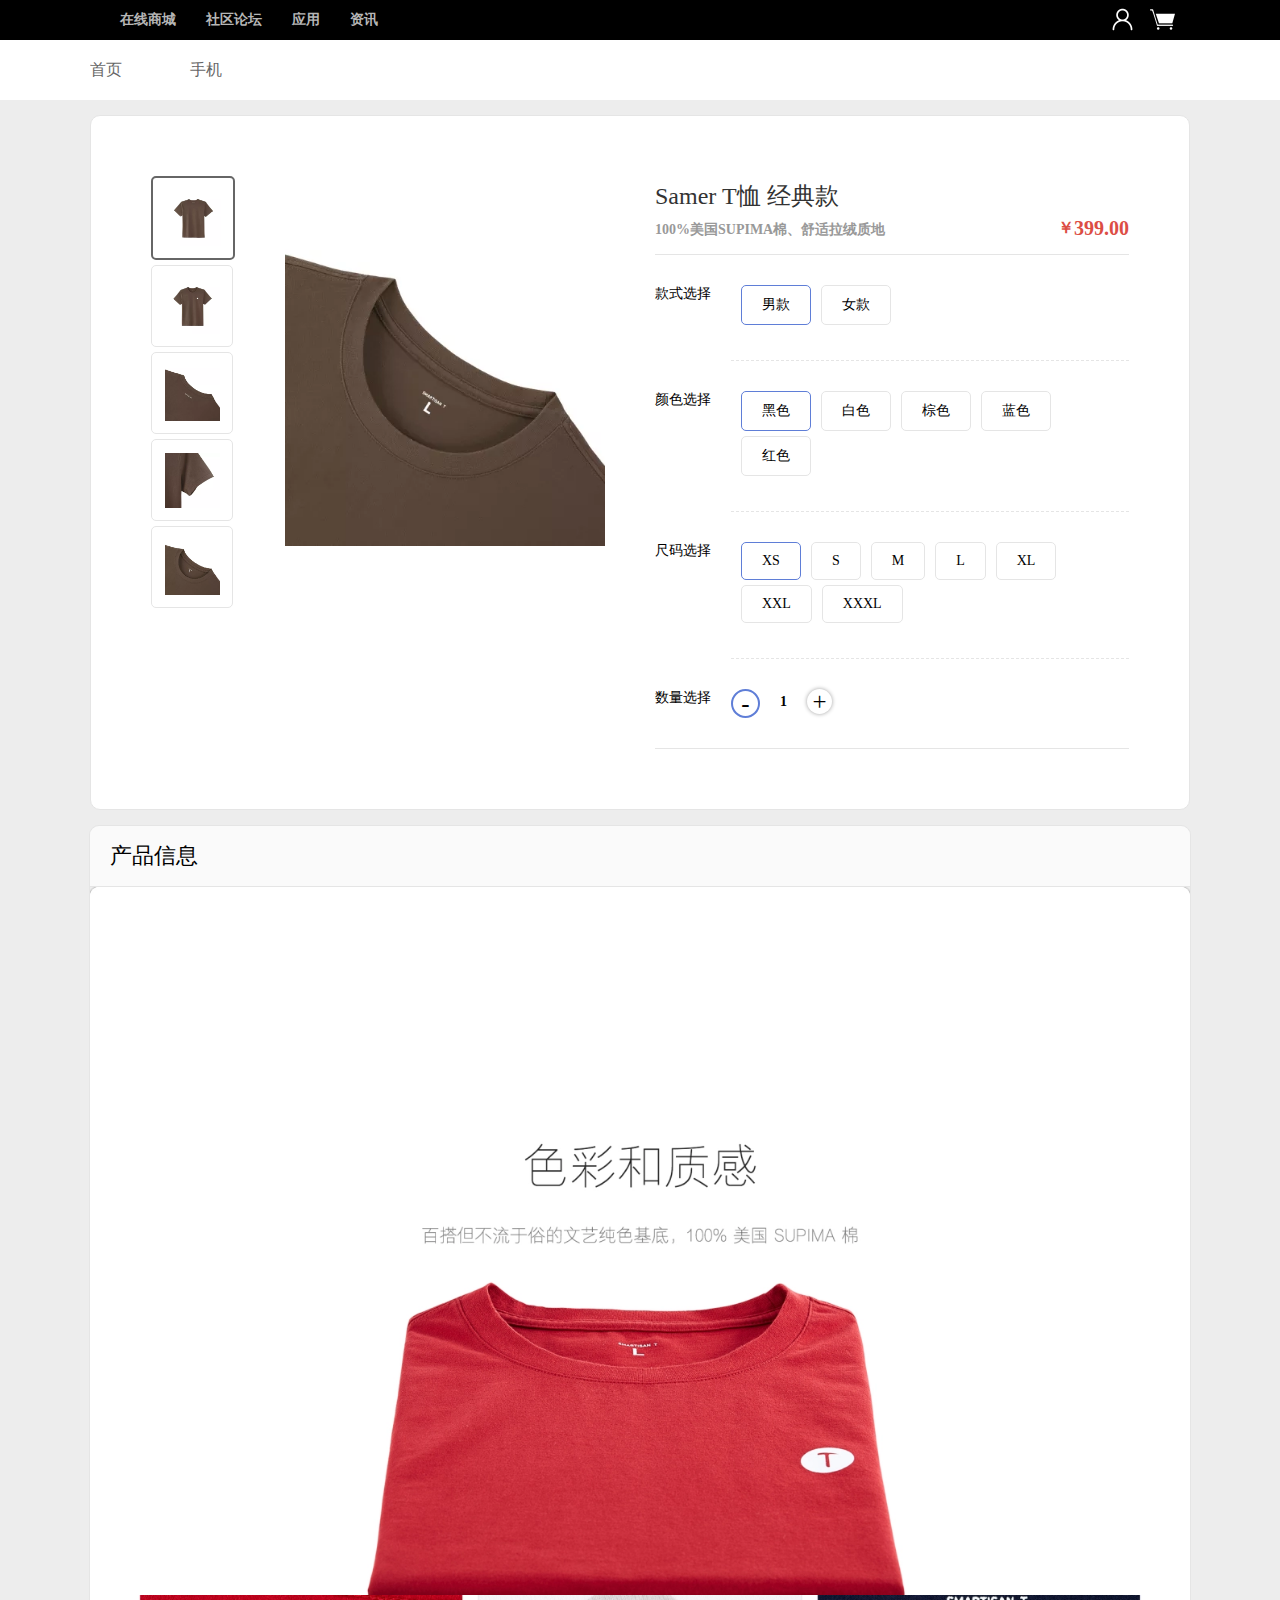
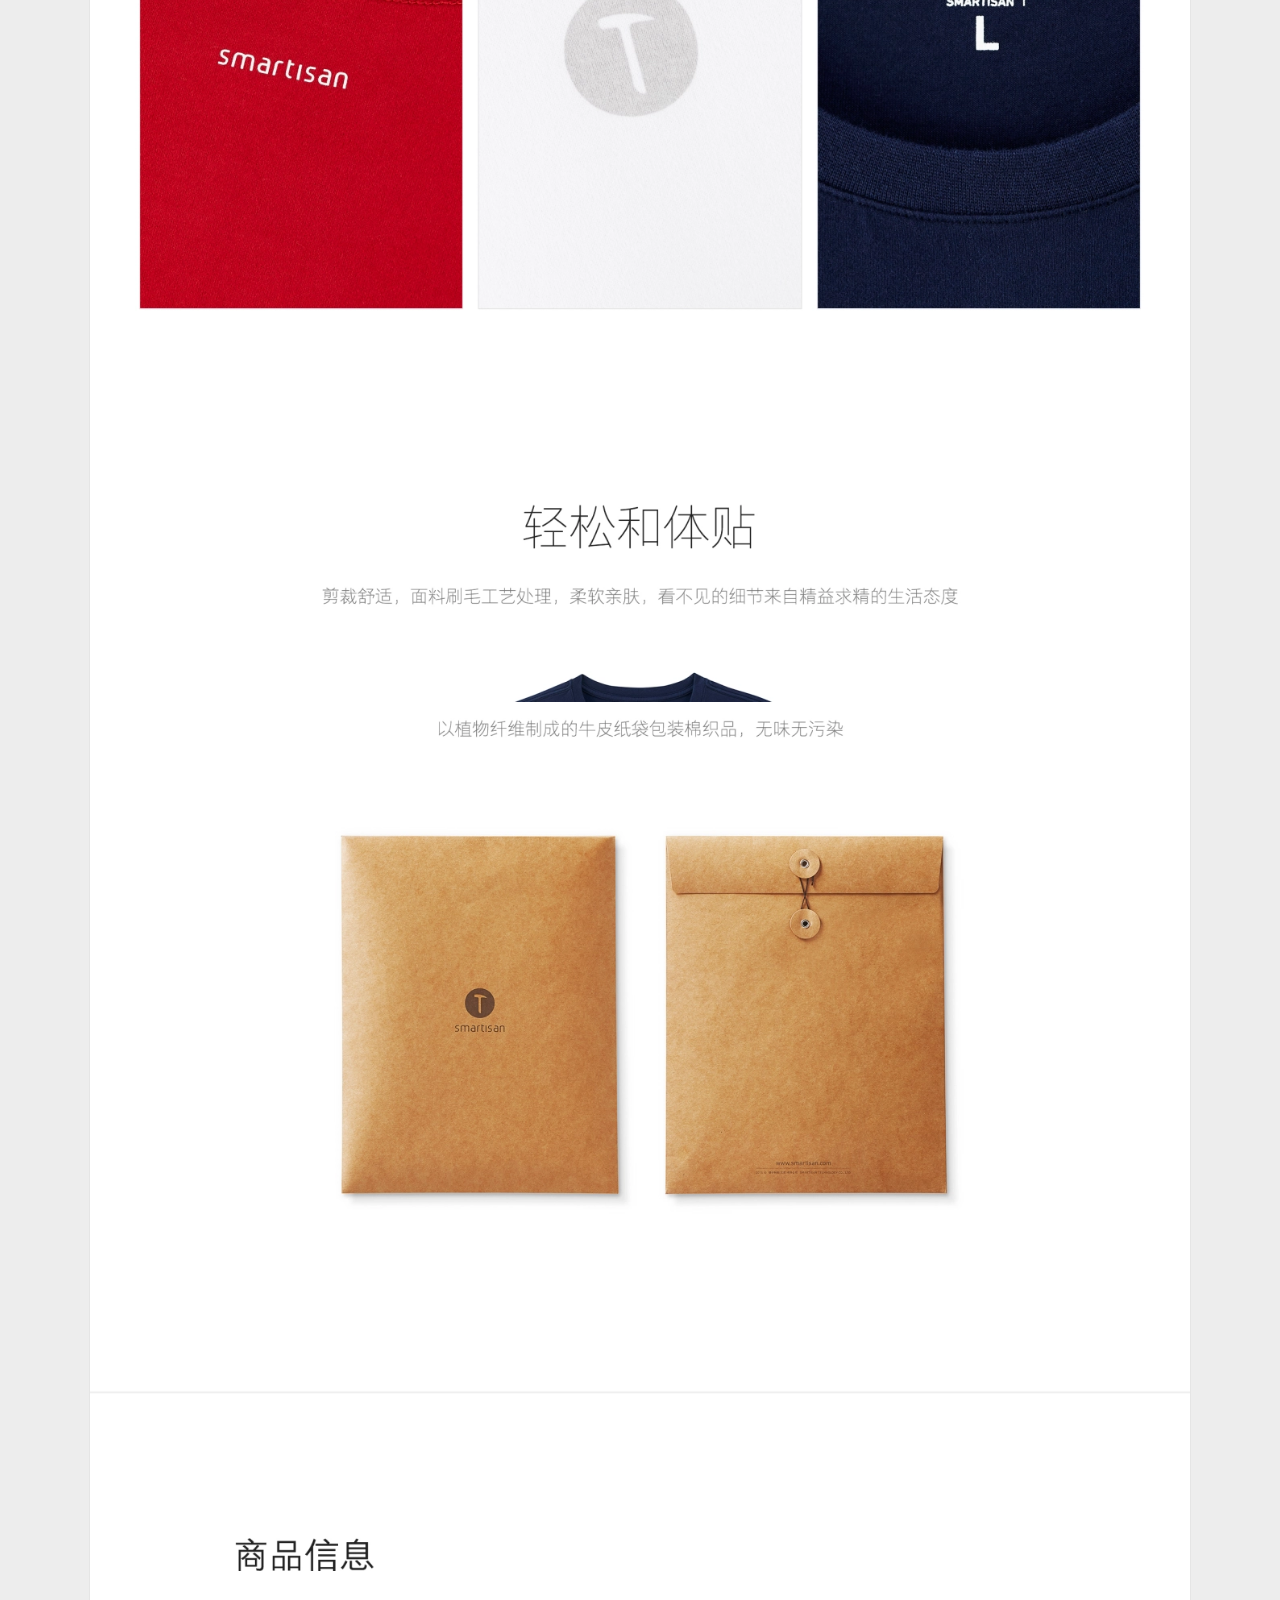
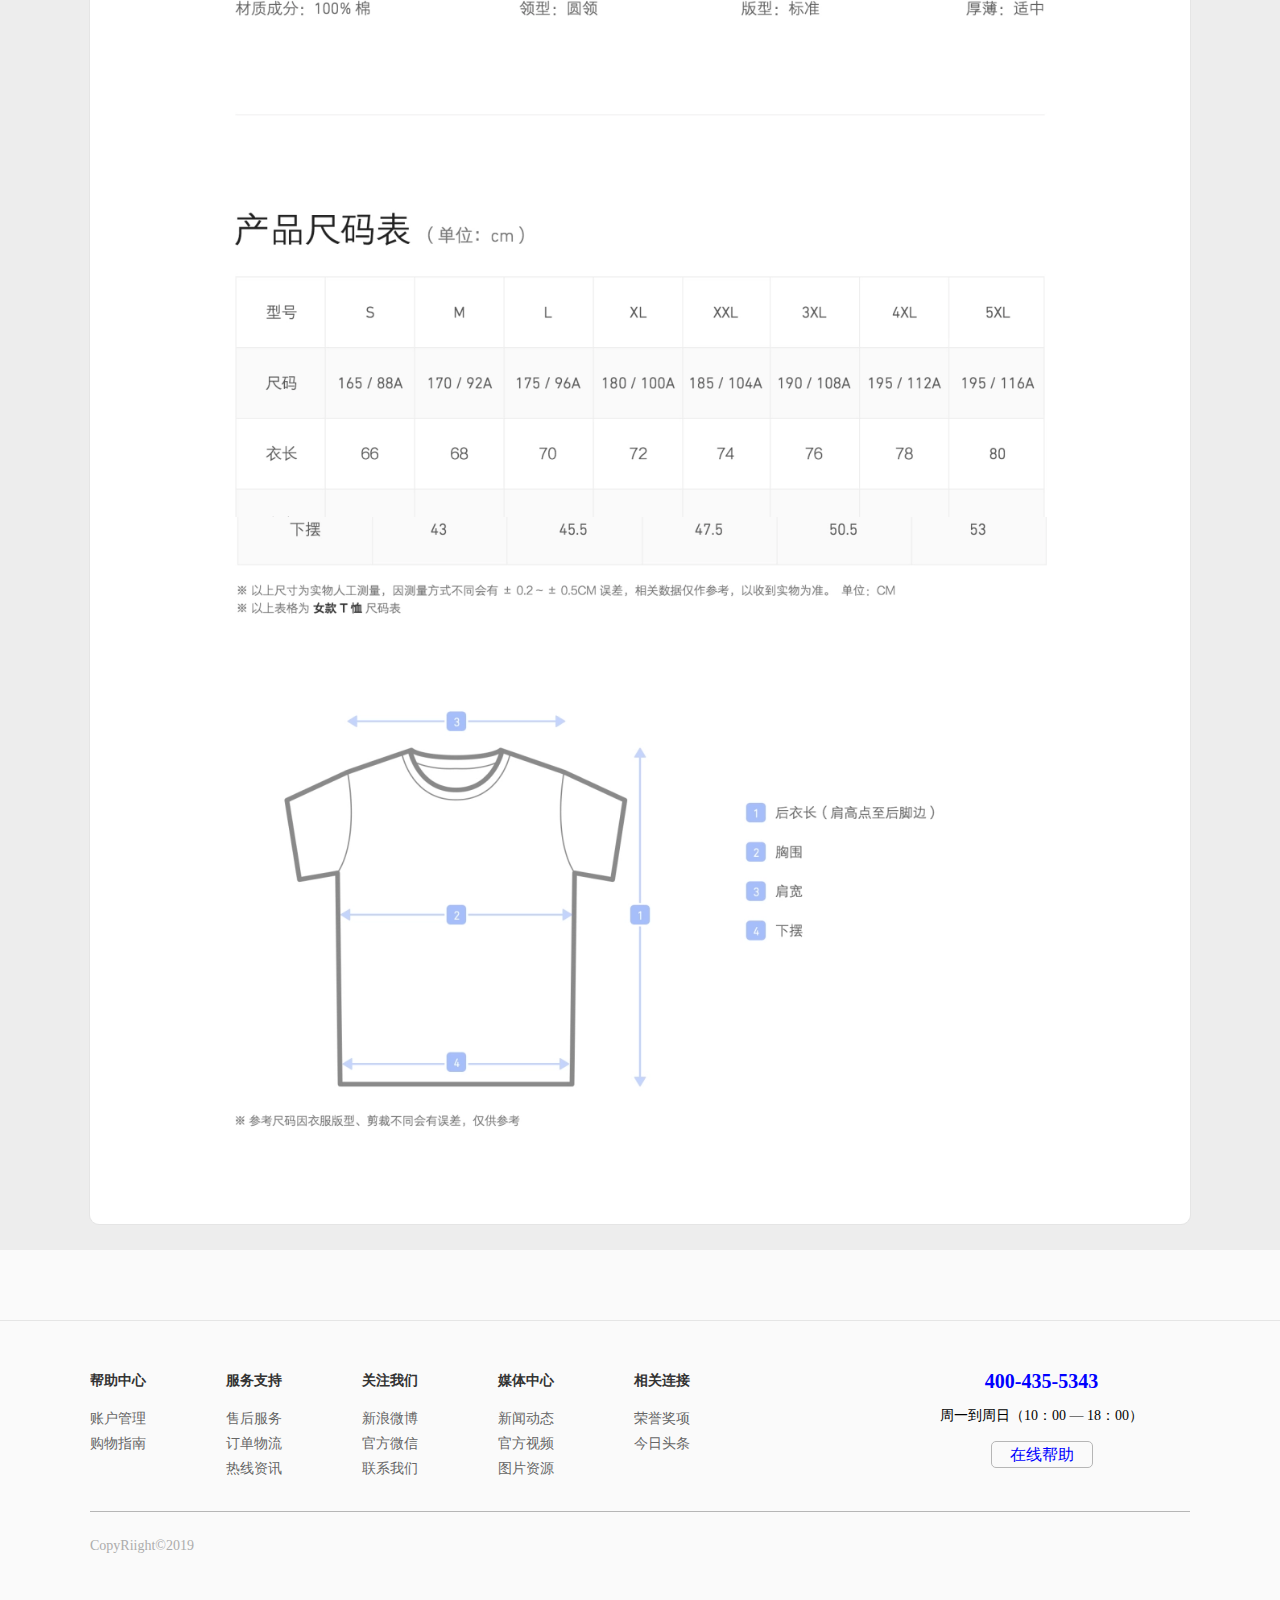
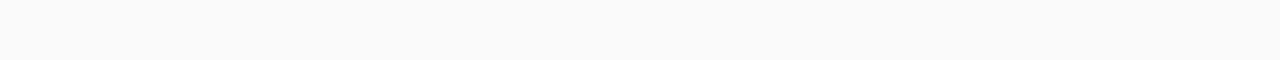
<file: Linux/detail.html>
<!DOCTYPE html>
<html>
	<head>
		<meta charset="UTF-8">
		<title></title>
		<link rel="stylesheet" href="css/public.css" />
		<link rel="stylesheet" href="css/program.css" />
		<link rel="stylesheet" href="css/details.css" />
		
	</head>
	<body>
		<header>
			<div class="layout clear">
				<ul class="h-l" >
					<li><a href="index.html">在线商城</a></li>
					<li><a href="#">社区论坛</a></li>
					<li><a href="#">应用</a></li>
					<li><a href="#">资讯</a></li>
				</ul>
				<div class="h-r ">
					<a href="login.html"><img src="images/person.png" id="person" /></a>
					<a href="shopCart.html"><img src="images/shopcart.png" id="shop" /></a>
				</div>
			</div>
		</header>
		<section class="Nav">
		<nav class="clear"> 
			<div class="layout clear">
				<ul id="one">
					<li><a href="index.html">首页</a></li>
					<li class="phone"><a href="#">手机</a></li>
				</ul>
				<!--<div class="search"> 
					<form >						
						<input type="button" value="" class="sou"/>
						<input type="search"  class="content" placeholder="请输入搜索的商品"/>
					</form>
				</div>
			</div>-->
		</nav>
		
		<section class="nav">
			<div class="layout second">
				<ul class="mobile">
					<li >
						<a href="#" class="two">我是二级 ></a>
							<ul class="third leve">
								<li><a href="#">我是三级</a></li>
								<li><a href="#">我是三级</a></li>
								<li><a href="#">我是三级</a></li>
								<li><a href="#">我是三级</a></li>
							</ul>
					</li>
					<li><a href="#">我是二级 </a></li>
					<li><a href="#">我是二级 </a></li>
					<li><a href="#">我是二级 </a></li>
				</ul>
			</div>
		</section>
		</section>
		<section class=" type layout">
			<div class="content clear">
					<ul class="list">
						<li class="on"><img src="images/1.webp"/></li>
						<li><img src="images/2.webp"/></li>
						<li><img src="images/3.webp"/></li>
						<li><img src="images/4.webp"/></li>
						<li><img src="images/5.webp"/></li>
					</ul>
					<div class="display ">
						<p><img src="images/1.webp"/></p>
						<p><img src="images/2.webp"/></p>
						<p><img src="images/3.webp"/></p>
						<p><img src="images/4.webp"/></p>
						<p><img src="images/5.webp"/></p>
					</div>
			
			</div>
			
			<article >
				<div class="title clear">
					<h3>Samer T恤 经典款</h3>
					<h4 class="clear">
						<p>100%美国SUPIMA棉、舒适拉绒质地</p>
						<span class="money">
							<s>￥</s>
							<i class="price">399.00</i>
						</span>
					</h4>
				</div>
				
				<div class="style">
					<span>款式选择</span>
					<ul>
						<li class="active">男款</li>
						<li>女款</li>
					</ul>
				</div>
				
				<div class="color">
					<span>颜色选择</span>
					<ul>
						<li class="selected">黑色</li>
						<li>白色</li>
						<li>棕色</li>
						<li>蓝色</li>
						<li>红色</li>
					</ul>
				</div>
				
				<div class="size">
					<span>尺码选择</span>
					<ul>
						<li class="selected">XS</li>
						<li>S</li>
						<li>M</li>
						<li>L</li>
						<li>XL</li>
						<li>XXL</li>
						<li>XXXL</li>
					</ul>
				</div>
				
				<div class="number">
					<span class="">数量选择</span>
					<aside >
						<span class="reduce active">-</span>
						<span class="num">1</span>
						<span class="add">+</span>
					</aside>
				</div>
			</article>
			
		</section>
		
		<section class="product-info layout">
			<h3>产品信息</h3>
			<img src="images/detail1.webp" />
			<img src="images/detail2.webp" />
			<img src="images/detail3.webp" />
			<img src="images/detail4.webp" />
			<img src="images/detail5.webp" />
		</section>
		
		<footer>
			<section class="fix-bar">
				<!--<div class="fixbar layout">-->
					<!--<h4>您已选择了</h4>
					<div class="things">
						<span>Samer T恤 经典款*1</span>
						<p>男款|T恤|S</p>
					</div>
					<div class="freight">
						<p>运费</p>
						<i>￥</i>
						<s>0.00</s>
					</div>
					
					<div class="addCart">
						<div class="qian">
							<i>￥</i>
							<s>399.00</s>
						</div>
						<div class="buy">加入购物车</div>
					</div>-->
				<!--</div>-->
			</section>
		<div class="layout footer clear">
				<div class="f-l">
					<dl>
						<dt>帮助中心</dt>
						<dd><a href="#">账户管理</a></dd>
						<dd><a href="#">购物指南</a></dd>
					</dl>
					<dl>
						<dt>服务支持</dt>
						<dd><a href="#">售后服务</a></dd>
						<dd><a href="#">订单物流</a></dd>
						<dd><a href="#">热线资讯</a></dd>
					</dl>
					<dl>
						<dt>关注我们</dt>
						<dd><a href="#">新浪微博</a></dd>
						<dd><a href="#">官方微信</a></dd>
						<dd><a href="#">联系我们</a></dd>
					</dl>
					<dl>
						<dt>媒体中心</dt>
						<dd><a href="#">新闻动态</a></dd>
						<dd><a href="#">官方视频</a></dd>
						<dd><a href="#">图片资源</a></dd>
					</dl>
					<dl>
						<dt>相关连接</dt>
						<dd><a href="#">荣誉奖项</a></dd>
						<dd><a href="#">今日头条</a></dd>
					</dl>
				</div>
				<div class="tel ">
					<p>400-435-5343</p>
					<span>周一到周日（10：00 — 18：00）</span>
					<a href="#" class="help">在线帮助</a>
					
				</div>
		</div>
		</footer>
		<section class="end">
			<div class="copy clear layout">
				<p>CopyRiight&copy;2019</p>
			</div>
		</section>
	</body>
	<script src="libs/jquery.js"></script>
	<script src="js/ajax.2.0.js"></script>
	<script src="js/cookie.js"></script>
	<script src="js/detail.js"></script>
</html>
</file>
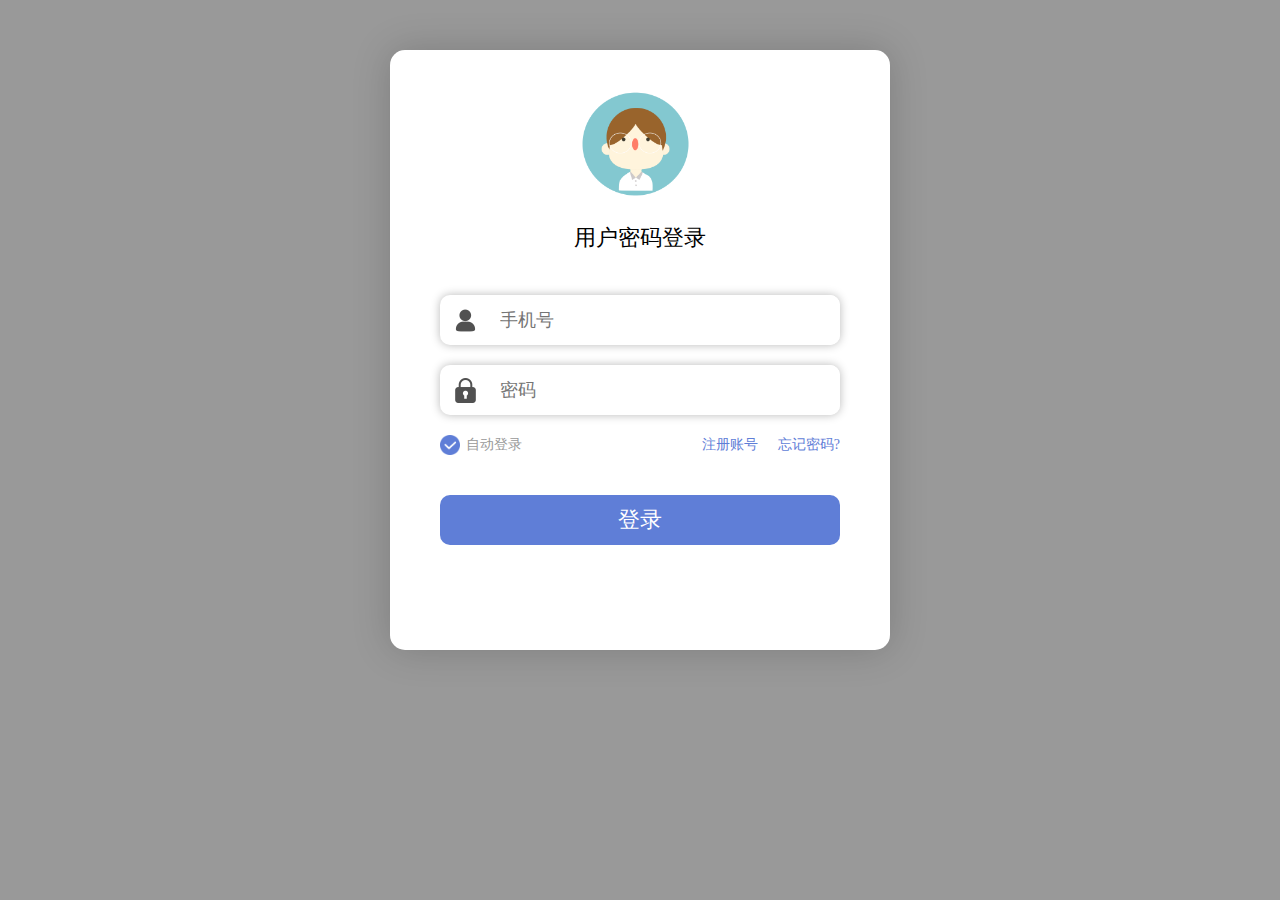
<file: Linux/login.html>
<!DOCTYPE html>
<html>
	<head>
		<meta charset="UTF-8">
		<title></title>
		<link rel="stylesheet" href="css/public.css" />
		<link rel="stylesheet" href="css/program.css" />
		<link rel="stylesheet" href="css/login.css" />
	</head>
	<body>
		<section class="login">
			<div class="logo">
				<img src="images/logo.png" />
				<h4>用户密码登录</h4>
			</div>
			
			<div class="info">
				<div class="use">
				<span class="uselogo"></span>
				<label>
				<input type="text" class="user" placeholder="手机号" />
				<s></s>					
				</label>
				</div>
				<div class="password">
				<span class="paslogo"></span>
				<label>
				<input type="password" class="psd" placeholder="密码" />
				<s></s>					
				</label>
				</div>
			</div>
			<div class="remember clear">
				<a href="#" class=" rem active"></a>
				<span>自动登录</span>
				<a href="register.html" class="b">注册账号</a>
				<i>忘记密码?</i>
			</div>
			
			<input type="submit" value="登录"  class="submit"/>
		</section>
	</body>
	<script src="libs/jquery.js"></script>
	<script src="js/login.js"></script>
</html>
</file>
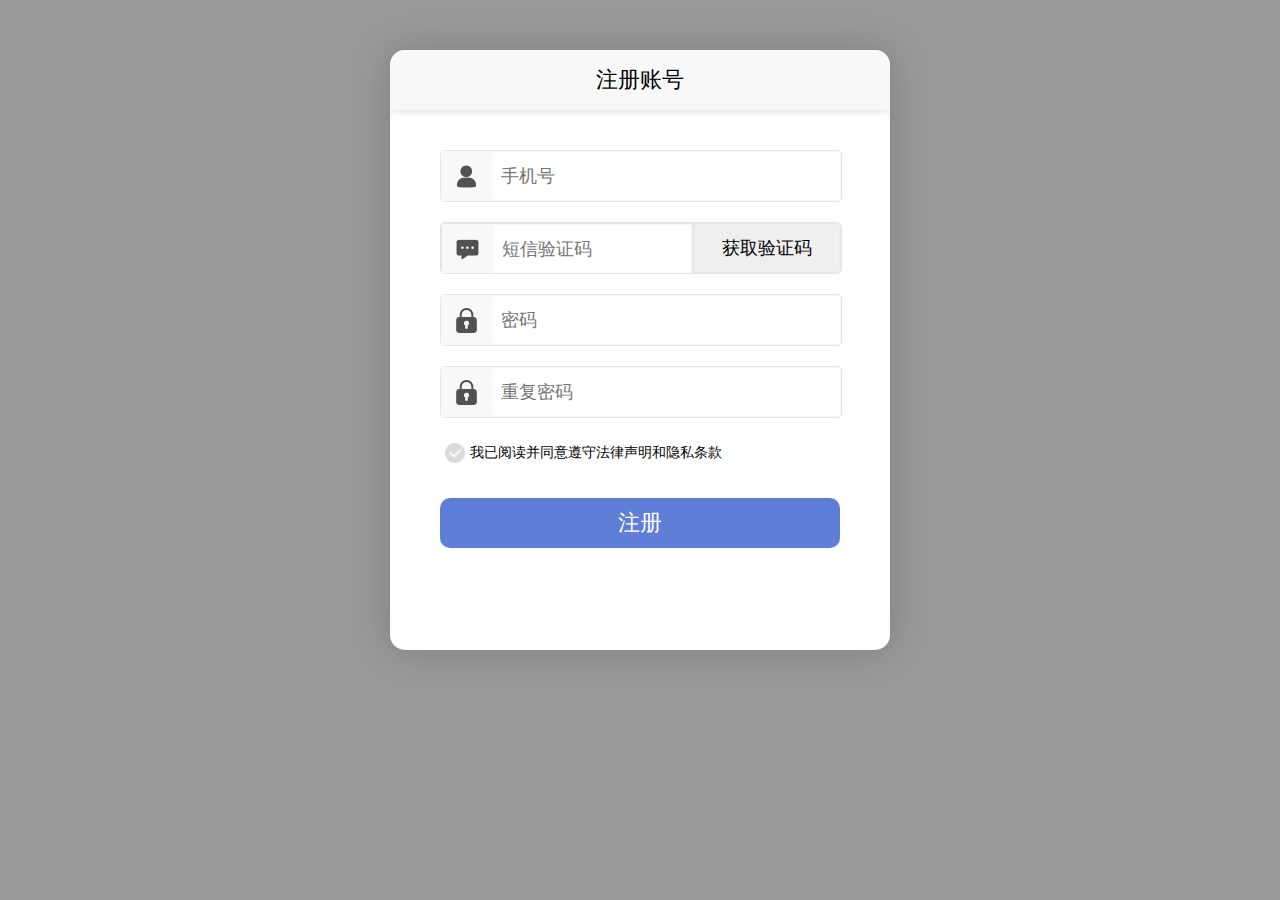
<file: Linux/register.html>
<!DOCTYPE html>
<html>
	<head>
		<meta charset="UTF-8">
		<title></title>
		<link rel="stylesheet" href="css/public.css" />
		<link rel="stylesheet" href="css/register.css" />
	</head>
	<body>
		<section class="register">
			
			<h4 class="title">注册账号</h4>
			<ul>
				<li class="user"><span><img src="images/use.png"/></span><label><input type="text" class="use required" placeholder="手机号"/><s></s></li></label>
				<li class="message"><p><span><img src="images/msg.png"/></span><label><input type="text" class="msg" placeholder="短信验证码"/><s></s></label></p> <input type="button" class="send" value="获取验证码"/></li>
				<li class="password"><span><img src="images/password.png"/></span><label><input type="text" class="psd required" placeholder="密码"/><s></s></li></label>
				<li class="password1"><span><img src="images/password.png"/></span><label><input type="text" class="psd1 required" placeholder="重复密码"/><s></s></li></label>
			</ul>
			<p class="agreement "><i></i><span>我已阅读并同意遵守法律声明和隐私条款</span></p>
			<input type="submit" value="注册"  class="submit"/>
		</section>
	</body>
	<script src="libs/jquery.js"></script>
	<script src="js/register.js"></script>
</html>
</file>
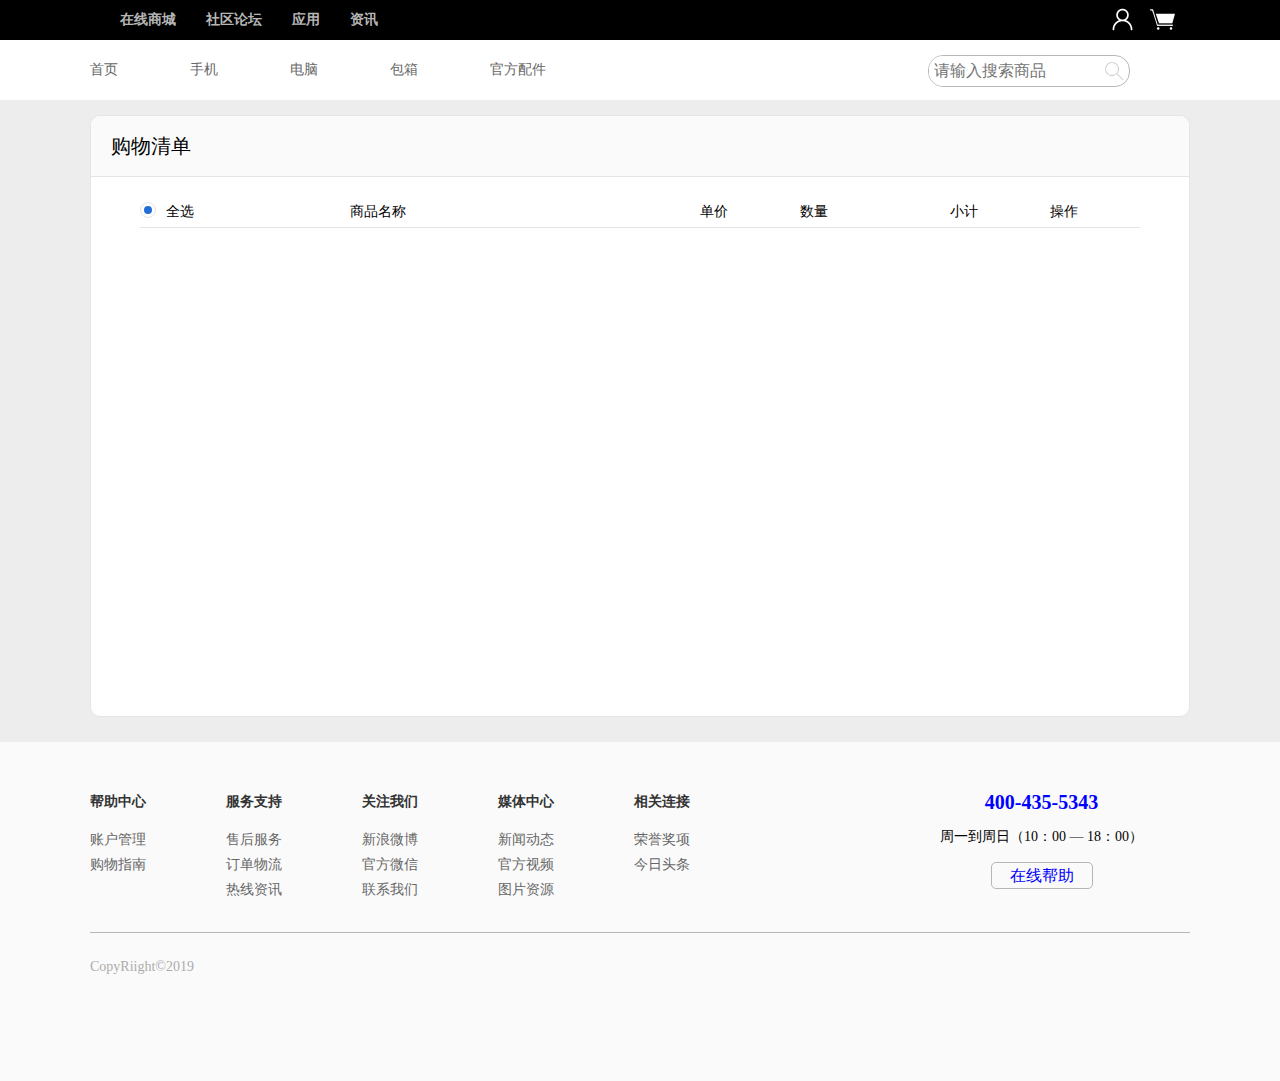
<file: Linux/shopCart.html>
<!DOCTYPE html>
<html>
	<head>
		<meta charset="UTF-8">
		<title></title>
		<link rel="stylesheet" href="css/public.css" />
		<link rel="stylesheet" href="css/program.css" />
		<link rel="stylesheet" href="css/sass/shopCart.css" />
	</head>
	<body>
		<header>
			<div class="layout clear">
				<ul class="h-l" >
					<li><a href="index.html">在线商城</a></li>
					<li><a href="#">社区论坛</a></li>
					<li><a href="#">应用</a></li>
					<li><a href="#">资讯</a></li>
				</ul>
				<div class="h-r ">
					<a href="login.html"><img src="images/person.png" id="person" /></a>
					<img src="images/shopcart.png" id="shop" />
				</div>
			</div>
		</header>
		<nav>
			<div class="nav">
			<ul class="first layout">
				<li>
					<a href="index.html">首页</a>
					
					<ul class="second">
						<li> 
							<a href="#">二级</a>
							<ul class="third">
								<li><a href="#">三级</a></li>
								<li><a href="#">三级</a></li>
								<li><a href="#">三级</a></li>
							</ul>
						</li>
						<li> 
							<a href="#">二级</a>
							<ul class="third">
								<li><a href="#">三级1</a></li>
								<li><a href="#">三级2</a></li>
								<li><a href="#">三级3</a></li>
							</ul>
						</li>
					</ul>
					
				</li>
				
				<li>
					<a href="#">手机</a>
					<ul class="second">
						<li> 
							<a href="#">二级</a>
							<ul class="third">
								<li><a href="#">三级</a></li>
								<li><a href="#">三级</a></li>
								<li><a href="#">三级</a></li>
							</ul>
						</li>
						<li> 
							<a href="#">二级</a>
							<ul class="third">
								<li><a href="#">三级1</a></li>
								<li><a href="#">三级2</a></li>
								<li><a href="#">三级3</a></li>
							</ul>
						</li>
					</ul>
					
				</li>
				<li><a href="#">电脑</a></li>
				<li><a href="#">包箱</a></li>
				<li><a href="#">官方配件</a></li>
			</ul>
		
			<div id="search">
		        <input type="text" class="text" placeholder="请输入搜索商品">
		        <input type="button" class="btn"></input>
		        <ul class="search-res">
		        </ul>
		    </div> 
			</div>
		</nav>
		
		<article >
			<div class="shopCart">
				<h4>购物清单</h4>
				<div class="empty valign">
					<img src="images/empty.png" />
				</div>
				<div class="shoplist">
					<div class="title">
						<div class="checkbox">
							<i class="box"><s></s></i>
							<span>全选</span>
						</div>
						<div class="pic"></div>
						<div class="name">商品名称</div>
						<div class="per-price">单价</div>
						<div class="count">数量</div>
						<div class="subtotal">小计</div>
						<div class="handle">操作</div>
					</div>
					<div class="list">
						<!--<div class="checkbox fixed">
							<i class="box"><s></s></i>
						</div>
						<div class="pic"><img src="images/1.webp"/></div>
						<div class="name">Txue 新款</div>
						<div class="per-price"><i>￥</i><span class="price">399.00</span></div>
						<div class="count"><a class="reduce">-</a><input type="text" class="num" min="1"/><a class="jia">+</a></div>
						<div class="subtotal"><i>￥</i><span>399.00</span></div>
						<div class="del">删除</div>-->
					</div>
				</div>
			</div>
		</article>
		
		
		
		
		
		
		<footer>
		<div class="layout footer clear">
				<div class="f-l">
					<dl>
						<dt>帮助中心</dt>
						<dd><a href="#">账户管理</a></dd>
						<dd><a href="#">购物指南</a></dd>
					</dl>
					<dl>
						<dt>服务支持</dt>
						<dd><a href="#">售后服务</a></dd>
						<dd><a href="#">订单物流</a></dd>
						<dd><a href="#">热线资讯</a></dd>
					</dl>
					<dl>
						<dt>关注我们</dt>
						<dd><a href="#">新浪微博</a></dd>
						<dd><a href="#">官方微信</a></dd>
						<dd><a href="#">联系我们</a></dd>
					</dl>
					<dl>
						<dt>媒体中心</dt>
						<dd><a href="#">新闻动态</a></dd>
						<dd><a href="#">官方视频</a></dd>
						<dd><a href="#">图片资源</a></dd>
					</dl>
					<dl>
						<dt>相关连接</dt>
						<dd><a href="#">荣誉奖项</a></dd>
						<dd><a href="#">今日头条</a></dd>
					</dl>
				</div>
				<div class="tel ">
					<p>400-435-5343</p>
					<span>周一到周日（10：00 — 18：00）</span>
					<a href="#" class="help">在线帮助</a>
					
				</div>
		</div>
		</footer>
		<section class="end">
			<div class="copy clear layout">
				<p>CopyRiight&copy;2019</p>
			</div>
		</section>
	</body>
	<script src="js/ajax.2.0.js"></script>
	<script src="js/cookie.js"></script>
	<script src="libs/jquery.js"></script>
	<script src="js/Cars.js"></script>
</html>
</file>
<file: Linux/css/public.css>
@charset "utf-8";
/* CSS Document */
body,ol,ul,h1,h2,h3,h4,h5,h6,p,th,td,dl,dd,form,fieldset,legend,input,textarea,select,td,figure{margin:0;padding:0;}
body{font:14px  "宋体"; word-wrap:break-word;}
a,u,s{color:#666666;text-decoration:none} 
fieldset ,a img,.bor0{border:0;}
i,em,b{font-style:normal;font-weight:100;}
li{list-style:none;}
img{vertical-align:middle;}
table{border-collapse:collapse;}/*合并边框*/
textarea{resize:none;/*禁止拖动*/}
.ind2{text-indent:2em;}

/*溢出隐藏*/
.over{white-space:nowrap;overflow:hidden;text-overflow:ellipsis;}

/*图片垂直对齐*/
.valign{text-align:center;}
.valign img{vertical-align:middle;}
.valign:after{content:"";display:inline-block;vertical-align:middle;height:100%;}

/*万能清除法*/
.clear:before{content:"";display:table;}/*阻止margin-top向上传递*/
.clear:after{content:"";display:block;clear:both;}/*清除浮动*/
.flexc{ display:flex; justify-content:center; align-items:center;}


#box{width:162px;height:248px;border:3px solid #0176ba;top:200px;right:0;position:fixed;}
#box .top{height:37px;background:#0792e4;}
#box .top span{display:block;font:12px/37px "";color:#fff;float:left;margin-left:11px;}
#box .top img{display:block;width:11px;height:11px;float:right;margin:13px 11px 0 0;}

#box .banner img{display:block;height:56px;}
#box .bottom{margin-top:16px;text-align: center;}
#box .bottom li{margin:10px auto;}
</file>
<file: Linux/css/program.css>
.layout{ width: 1100px; margin: 0 auto;}
body{background: #ededed;}
header{ background: #000000; height: 40px; line-height: 40px; width: 100%;}
header ul{ }
header ul li{ float: left; margin: 0 15px; }
header ul li:first-child{margin-left: 30px;}
header ul li a{color:#B6B6B6; font-weight: 700;}
header ul li a:hover{ color: #FFFFFF;}
header .h-r{ float: right;}
header .h-r img{ display: block; float: left; width: 25px; height: 25px; margin-right: 15px; margin-top: 7px; cursor: pointer;}

/*nav{height: 60px; background: #ffffff; }
nav img{width: 30px; height: 30px; }
nav div ul.nav-l li{ float:left; line-height: 60px; margin-left: 20px;}
nav div ul.nav-l li:first-child{margin: 0;}
nav .search{float: right;width: 250px; margin-top:15px;  }
nav .search form{ width:100%;height:100%; display: flex;border: 1px solid #e5e5e5; overflow: hidden; border-radius: 15px; line-height: 30px;}
nav .search .search-res{ position: absolute;  border: 1px solid #B6B6B6; border-top:none ;z-index: 10; width: 250px;}
nav .search .search-res li{line-height: 20px; border-bottom: 1px solid #B6B6B6; background: #fff; height: 20px;}*/
nav{ height: 60px; background: #fff; }
nav .nav { position: relative;}
nav .nav .first li{width: 100px; float: left;line-height: 60px; height: 60px; position: relative;}
nav .nav .first li .second{width: 100%; position: relative; display: none; position: absolute; z-index: 3;background: #fff;  padding: 10px 0;  }
nav .nav .first li .second li{height: 30px; }
nav .nav .first li .second li:hover{height: 30px; }
nav .nav .first li .second li a{display: block;height: 30px; font:16px/30px ""; }
nav .nav .first li .second li a:hover{background: #007AFF; color: #fff;}
nav .nav .first li .second li .third{ position: absolute; left: 100px; top: 0;display: none; background: #fff; }
nav .nav .first li .second li .third li a{display: block;height: 30px; font:16px/30px ""; }
nav .nav .first li .second li .third li a:hover{background: #007AFF; color: #fff;}

#search{position: absolute; top: 15px; right:150px; border: 1px solid #B6B6B6; border-radius: 15px ; overflow: hidden;width: 200px; z-index: 3;}
#search .text{ width:170px ; height: 30px; display: block; float: left; box-sizing: border-box; padding: 0 5px; outline: none; border: none; font: 16px/30px "";}
#search .btn{width: 30px; height: 30px;background: url(../images/search.png) no-repeat center; outline:none; border:none;background-size:30px 30px; cursor:pointer}
#search ul{background: #fff;}
#search ul li{ height: 20px; line-height: 20px; }
#search ul li:first-child{ border-top: 1px solid #B6B6B6; }
#search ul li:hover{background: #007AFF; color: #fff;}
/*nav .search .sou{  width: 30px; height: 30px;background: url(../images/search.png) no-repeat center; outline:none; border:none;background-size:30px 30px; cursor:pointer; }
nav .search .content{flex: 1; border:0px; outline:none; }*/

footer{ background: #fafafa; margin-top: 25px;}
footer .footer{ overflow: hidden; padding-top: 40px;  border-bottom: 1px solid #B6B6B6;}
footer .footer .f-l{float: left;  margin-right: 50px; margin-bottom: 30px; }
footer .footer .f-l dl{float: left; margin-right: 80px;}
footer .footer .f-l dl dt{ font: 800 14px/40px ""; color: #333333; margin-bottom: 5px;}
footer .footer .f-l dl dd{ font: 14px/25px ""; }
footer .footer .tel { text-align: center; float: left; padding-left:120px; }
footer .footer .tel p{  font: 800 20px/40px ""; color: #0000FF;}

footer .footer .tel span{ font: 14px/30px "";  }
footer .footer .tel .help{ width: 100px; height: 25px; border: 1px solid #B6B6B6; border-radius: 5px; display: block; text-align: center; font: 16px/25px ""; color:#0000FF ; margin: auto; margin-top: 10px;}
footer .footer .tel .help:hover{color: #ffffff; background: #0000FF;}

.end{width: 100%; background: #fafafa;}
 .copy { padding: 20px 0 100px 0; }
.copy p{ color: #ACACAC; font:14px/2 ""; }
</file>
<file: Linux/css/details.css>
nav{height: 60px; background: #ffffff; position: relative; overflow: hidden; }
nav .search{width: 250px; height: 30px; line-height: 30px; overflow: hidden;margin-top:15px;border: 1px solid #e5e5e5;border-radius: 15px; position: absolute; right: 0;  }
nav .search form{ width:100%;height:100%; display: flex; }
nav .search .sou{  width: 30px; height: 30px;background: url(../images/search.png) no-repeat center; outline:none; border:none;background-size:30px 30px; cursor:pointer; }
nav .search .content{flex: 1; border:0px; outline:none; }
#one{ overflow: hidden; display: flex; }
#one li{width: 100px; display: flex;}
#one li a{display: block; width: 100px ; font: 16px/60px ""; }
.nav{height: 150px; background: #fff; border-top: 1px solid #E5E5E5 ;display:none ; position: relative; }
.nav .mobile{margin-left:60px;}
.nav .mobile li{ padding: 10px; position: relative; }
.nav .mobile li .third{ display: none;position: absolute; left: 80px; top: 0px;width: 250px; float: right; }

nav .search{}

/*.nav .mobile li:hover .third{display: block;position: absolute; left: 100px; top: 0px;}*/

/*.layout{ width: 1200px; margin: 0 auto;}*/
.type { border: 1px solid #e5e5e5; margin: 15px auto; background: #FFFFFF; border-radius: 10px; overflow: hidden;padding: 60px; box-sizing: border-box; display: flex;}
.type .content{ }
.type .content .list{ overflow: hidden; float: left;}
.type .content .list li{width: 80px; height: 80px;border:1px solid #e5e5e5; border-radius: 5px;  overflow: hidden;margin-bottom: 5px; display: flex; justify-content: center; align-items: center;}
.type .content .list li.on{border: 2px solid #666666;}
.type .content .list li img{ display:block;width: 55px; height: 55px; }
.type .content .display {width: 420px;height: 420px;float: left;position: relative;}
.type .content .display p{width: 420px;height: 420px;  overflow: hidden; position: absolute; }
.type .content .display p img{width: 320px;height: 320px; display: block; margin: 50px auto;}


.type article{ float: left; flex: 1; }

.type article .title{  width: 100%;  padding-bottom: 10px; border-bottom:1px solid #e5e5e5;}
.type article .title h3{ font: 24px/30px ""; color: #333333; margin: 5px 0px;}
.type article .title h4 p{color:#999; margin: 5px 0px;float: left; }
.type article .title h4 .money{float: right; display: flex;}
.type article .title h4 .money s{ font: 700 16px/24px ""; color: #dc4d44;}
.type article .title h4 .money i{ font: 700 20px/24px ""; color: #dc4d44;}

.type article .style{ margin-top:30px ; display: flex; }
.type article .style span{margin-right: 20px;}
.type article .style ul{ overflow: hidden; padding-bottom: 30px; border-bottom: 1px dashed #e5e5e5; flex: 1;}
.type article .style ul li{float: left; border: 1px solid #E5E5E5; padding: 10px 20px ; margin: 0px  0px 5px 10px; border-radius: 5px;}
.type article .style ul li.active{border: 1px solid #5f7ed7;}


.type article .color{margin-top:30px ; display: flex; }
.type article .color span{margin-right: 20px;}
.type article .color ul{ overflow: hidden; padding-bottom: 30px; border-bottom: 1px dashed #e5e5e5; flex: 1;}
.type article .color ul li{float: left; border: 1px solid #E5E5E5; padding: 10px 20px ;margin: 0px  0px 5px 10px; border-radius: 5px;}
.type article .color ul li.selected{border: 1px solid #5f7ed7;}



.type article .size{margin-top:30px ; display: flex; }
.type article .size span{margin-right: 20px;}
.type article .size ul{ overflow: hidden; padding-bottom: 30px; border-bottom: 1px dashed #e5e5e5; flex: 1;}
.type article .size ul li{float: left; border: 1px solid #E5E5E5; padding: 10px 20px ; margin: 0px  0px 5px 10px; border-radius: 5px;}
.type article .size ul li.selected{border: 1px solid #5f7ed7;}


.type article .number{margin-top:30px ; display: flex; border-bottom: 1px solid #e5e5e5;  }
.type article .number span{margin-right: 20px;}
.type article .number aside{display: flex; margin-bottom: 30px;}
.type article .number aside .reduce{ display: block; height: 25px; width: 25px; border-radius: 50%;box-shadow:  0 0 4px rgba(0,0,0,.38);display: flex; justify-content: center; align-items: center;  font-size: 25px; cursor: pointer;}
.type article .number aside .add{ display: block; height: 25px; width: 25px; border-radius: 50%;box-shadow:  0 0 4px rgba(0,0,0,.38);display: flex; justify-content: center; align-items: center;  font-size: 25px; cursor: pointer; }
.type article .number aside .num{ font:700 14px/25px ""; }
.type article .number aside .active{border: 2px solid #5f7ed7; box-shadow: none;}

.product-info{ border-radius: 10px; overflow: hidden;border: 1px solid #e5e5e5; margin: 15px auto;}
.product-info h3{height: 60px; font:  22px/60px ""; background: #fafafa; padding-left: 20px; border-bottom: 1px solid #e5e5e5;}
.product-info img{width: 1100px;}

footer{ overflow: hidden;}
footer section{ height: 50px ; border-bottom: 1px solid  #e5e5e5; padding: 10px 0px; position:relative; left: 0; right: 0; bottom: 0; background:#fafafa ;}
footer .fixbar{ display: flex;height: 50px; position: relative;}
footer .fixbar h4{ margin-right: 20px; font: 12px/12px "";}
footer .fixbar .things{ border-right: 1px solid #e5e5e5 ; padding-right: 30px;}
footer .fixbar .things span{ display: block; font: 700 14px/16px "";}
footer .fixbar .things p{font: 12px/35px "";}
footer .fixbar .freight{ margin-left: 30px;}
footer .fixbar .freight i{color: #dc4d44; font: 14px/34px "";float: left;}
footer .fixbar .freight s{color: #dc4d44; font: 14px/34px ""; float: left;}

footer .fixbar .addCart{ display: flex; position: absolute; right: 0; }
footer .fixbar .addCart .qian{display: flex; margin-right: 30px; }
footer .fixbar .addCart .qian i{color: #dc4d44; font: 20px/50px "";}
footer .fixbar .addCart .qian s{color: #dc4d44; font: 20px/50px "";}
footer .fixbar .addCart .buy{font: 16px/50px ""; color: #fff; background: #dc4d44; border-radius: 10px;padding: 0 10px;cursor: pointer; }
</file>
<file: Linux/css/login.css>
body{background: #999999;}
.login{ width:500px; height:600px;margin: 50px auto; background: #fff; border-radius: 15px;box-shadow:  0 0 38px rgba(0,0,0,.18);}
.login .logo{text-align: center; width: 100%; overflow: hidden;margin-bottom: 40px; }
.login .logo img{ display: block; width: 150px; height: 150px;  margin:20px auto 0px;  }
.login .logo h4{ font:  22px/35px "";}
.login .info{width: 400px; margin: 0 auto;}
.login .info .use{display: flex; height: 50px; width: 100%; box-shadow:  0 0 10px rgba(0,0,0,.28); border-radius: 10px; overflow: hidden; margin-bottom: 20px;}
.login .info .use .uselogo{width: 50px; height: 50px; background: url(../images/use.png) no-repeat center; background-size: 25px 25px;  }
.login .info .use .user{flex: 1;  border: none; outline: none;font: 18px/50px "";padding-left:10px ;}

.login .info .password{display: flex; height: 50px; width: 100%; box-shadow:  0 0 10px rgba(0,0,0,.28); border-radius: 10px; overflow: hidden; margin-bottom: 20px;}
.login .info .password .paslogo{width: 50px; height: 50px; background: url(../images/password.png) no-repeat center; background-size: 25px 25px;  }
.login label{height: 50px; width: 350px;  position: relative; display: flex; align-items: center;}
.login label s{display:block;  background:#dc4d44; color: #fff; position: absolute; right: 5px; padding: 3px; border-radius: 5px;  display: none;}
.login .info .password .psd{flex: 1;  border: none; outline: none;font: 18px/50px "";padding-left:10px ;}


.login .remember {width: 400px; margin: 0 auto 40px;}
.login .remember a.rem{ width: 20px;height: 20px; background: url(../images/unchecked.png) no-repeat center; display: block; background-size: 20px 20px; float: left;}
.login .remember a.active{background: url(../images/checked.png);background-size: 20px 20px;}
.login .remember span{font: 14px/20px "";color: #999999; float: left; margin-left: 6px; cursor: pointer;}
.login .remember .b{font: 14px/20px "";color: #5f7ed7;float: left; margin-left: 180px; cursor: pointer;}
.login .remember i{font: 14px/20px "";color: #5f7ed7;float: right; margin-left: 12px; cursor: pointer;}


.login .submit{width: 400px;display: block; margin: 0 auto; height: 50px; font: 22px/50px ""; color: #fff; background: #5f7ed7; border-radius: 10px; outline: none; border: none; cursor: pointer;}
</file>
<file: Linux/css/register.css>
body{background: #999999;}
.register{width: 500px;height:600px;margin: 50px auto; background: #fff; border-radius: 15px;box-shadow:  0 0 38px rgba(0,0,0,.18); overflow: hidden;}
.register h4{ font:  22px/60px ""; height: 60px; background: #f8f8f8; text-align: center; box-shadow: 0 0 8px rgba(0,0,0,.18) ;}
.register ul{padding: 20px;width: 400px; margin: 0 auto;}
.register ul li{ height: 50px;margin-bottom: 20px; border: 1px solid #e5e5e5; width: 400px;  border-radius: 5px; overflow: hidden;}
.register ul li span{width: 50px; height: 50px; display: block; float: left;display: flex; align-items: center; justify-content: center;background: #f8f8f8;}
.register ul li span img{ width: 25px; height: 25px;}
.register ul li label{ height: 50px; width: 350px;  position: relative; display: flex; align-items: center;}
.register ul li input{float: left;box-shadow: inset 0 0 3px rgba(0,0,0,.08); border: none;  height: 50px; width: 350px; display: block;font: 18px/50px "";box-sizing: border-box; padding-left: 10px;  outline: none; }
.register ul li s{ display:block;  background:#dc4d44; color: #fff; position: absolute; right: 5px; padding: 3px; border-radius: 5px; display: none;}
.register ul li.user{margin-top: 20px;}
.register ul li.message{display: flex;  overflow: hidden;}
.register ul li.message p{width: 250px;border: 1px solid #e5e5e5; display: flex; } 
.register ul li.message p label{ height: 50px; width: 200px;  box-sizing: border-box;}
.register ul li.message p .msg{width: 200px; box-sizing: border-box;}
.register ul li .send{  cursor: pointer; padding: 0px;}
.register ul li .send:hover{background: #CCCCCC;}
.register .agreement{width: 400px; margin: -20px  auto 0; display: flex;}
.register .agreement i{display: block; width: 30px; height: 30px; background: url(../images/unchecked.png) no-repeat center; background-size: 20px 20px;}
.register .agreement span{display: block; font:14px/30px "" ;}

.register .submit{display: block; width: 400px; height: 50px; margin: 0 auto;border-radius: 10px; outline: none; border: none; cursor: pointer;color: #fff; background: #5f7ed7; font: 22px/50px "";  margin-top: 30px;}

.register .submit:hover{background: #5f5ed7; }
</file>
<file: Linux/css/sass/shopCart.css>
article {
  width: 1100px;
  margin: 15px auto;
  border-radius: 10px;
  overflow: hidden;
  border: 1px solid #e5e5e5;
  box-sizing: border-box; }
  article .shopCart {
    min-height: 600px;
    background: #fff; }
    article .shopCart h4 {
      height: 60px;
      background: #fafafa;
      font: 20px/60px "";
      padding-left: 20px;
      border-bottom: 1px solid #e5e5e5; }
    article .shopCart .empty {
      margin-top: 150px;
      display: none; }
    article .shopCart .shoplist {
      display: block;
      width: 1000px;
      margin: 20px auto; }
      article .shopCart .shoplist .title {
        display: flex;
        height: 30px;
        line-height: 30px;
        margin-bottom: 5px;
        border-bottom: 1px solid #e5e5e5; }
        article .shopCart .shoplist .title .checkbox {
          width: 60px;
          display: flex; }
          article .shopCart .shoplist .title .checkbox .box {
            width: 16px;
            height: 16px;
            display: block;
            border-radius: 50%;
            border: 1px solid #e5e5e5;
            display: flex;
            align-items: center;
            justify-content: center;
            box-sizing: border-box;
            font: 14px/30px "";
            color: #000000;
            margin-right: 10px;
            margin-top: 5px; }
            article .shopCart .shoplist .title .checkbox .box s {
              display: block;
              width: 8px;
              height: 8px;
              border-radius: 50%;
              background: #216ED9; }
        article .shopCart .shoplist .title .pic {
          width: 150px; }
        article .shopCart .shoplist .title .name {
          width: 350px; }
        article .shopCart .shoplist .title .per-price {
          width: 100px; }
        article .shopCart .shoplist .title .count {
          width: 150px; }
        article .shopCart .shoplist .title .subtotal {
          width: 100px; }
        article .shopCart .shoplist .title .handle {
          flex: 1; }
      article .shopCart .shoplist .list {
        display: flex;
        height: 80px;
        align-items: center; }
        article .shopCart .shoplist .list .checkbox {
          width: 60px; }
          article .shopCart .shoplist .list .checkbox .box {
            width: 16px;
            height: 16px;
            display: block;
            border-radius: 50%;
            border: 1px solid #e5e5e5;
            display: flex;
            align-items: center;
            justify-content: center;
            box-sizing: border-box;
            font: 14px/30px "";
            color: #000000;
            margin-right: 10px; }
            article .shopCart .shoplist .list .checkbox .box s {
              display: block;
              width: 8px;
              height: 8px;
              border-radius: 50%;
              background: #216ED9; }
        article .shopCart .shoplist .list .pic {
          text-align: center;
          width: 150px; }
          article .shopCart .shoplist .list .pic img {
            width: 80px;
            height: 80px; }
        article .shopCart .shoplist .list .name {
          width: 350px; }
        article .shopCart .shoplist .list .per-price {
          font: 16px/80px "";
          width: 100px;
          height: 80px; }
          article .shopCart .shoplist .list .per-price i {
            color: #dc4d44; }
          article .shopCart .shoplist .list .per-price .price {
            color: #dc4d44; }
        article .shopCart .shoplist .list .count {
          width: 150px;
          height: 30px;
          border: 1px solid #e5e5e5;
          display: flex;
          margin-left: -10px;
          box-sizing: border-box; }
          article .shopCart .shoplist .list .count .reduce {
            width: 40px;
            height: 100%;
            display: block;
            font: 700 20px/30px "";
            text-align: center;
            cursor: pointer; }
            article .shopCart .shoplist .list .count .reduce:hover {
              background: #e5e5e5; }
          article .shopCart .shoplist .list .count .num {
            height: 100%;
            width: 70px;
            border: none;
            outline: none;
            text-align: center; }
          article .shopCart .shoplist .list .count .jia {
            width: 40px;
            height: 100%;
            display: block;
            font: 20px/30px "";
            text-align: center;
            cursor: pointer; }
            article .shopCart .shoplist .list .count .jia:hover {
              background: #e5e5e5; }
        article .shopCart .shoplist .list .subtotal {
          width: 100px;
          margin-left: 10px;
          font: 16px/80px "";
          width: 100px;
          height: 80px; }
          article .shopCart .shoplist .list .subtotal i {
            color: #dc4d44; }
          article .shopCart .shoplist .list .subtotal span {
            color: #dc4d44; }
        article .shopCart .shoplist .list .del {
          cursor: pointer; }
          article .shopCart .shoplist .list .del:hover {
            color: #fff;
            background: #216ED9;
            padding: 10px;
            border-radius: 5px; }
</file>
